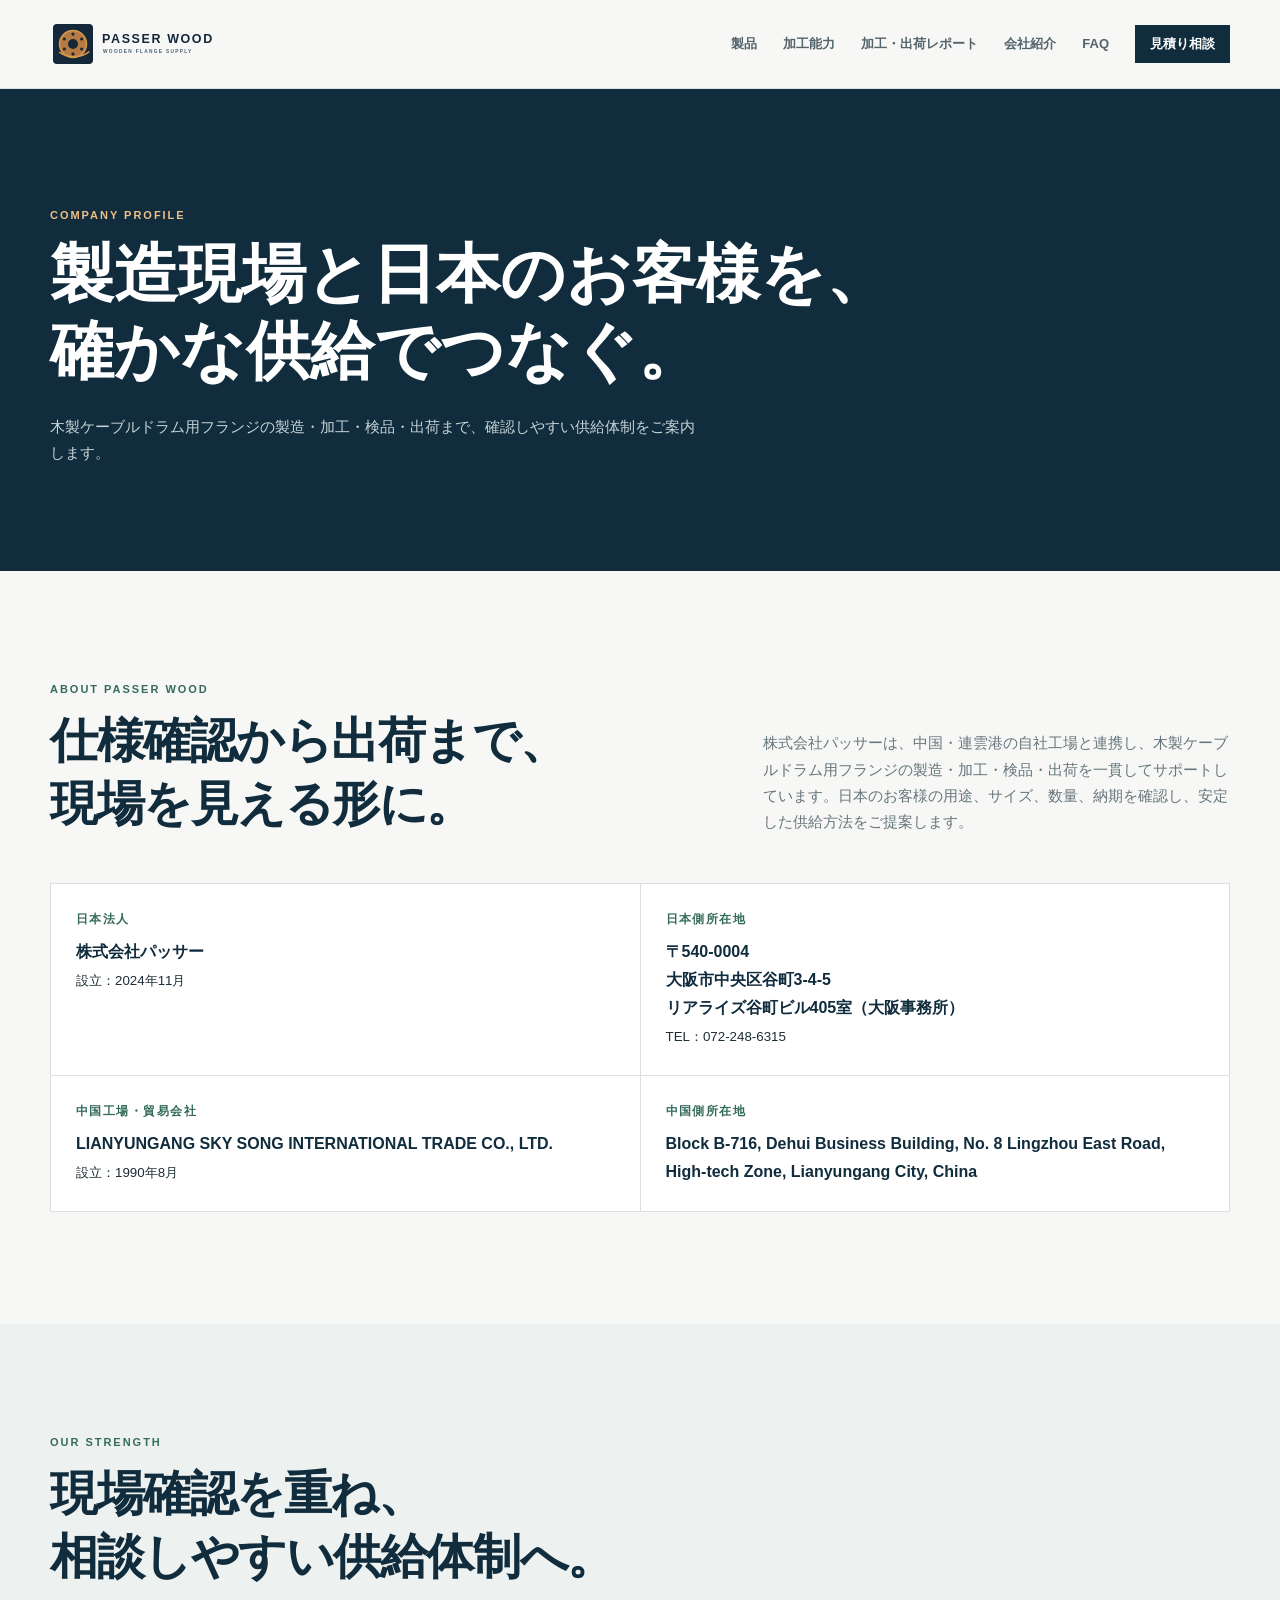
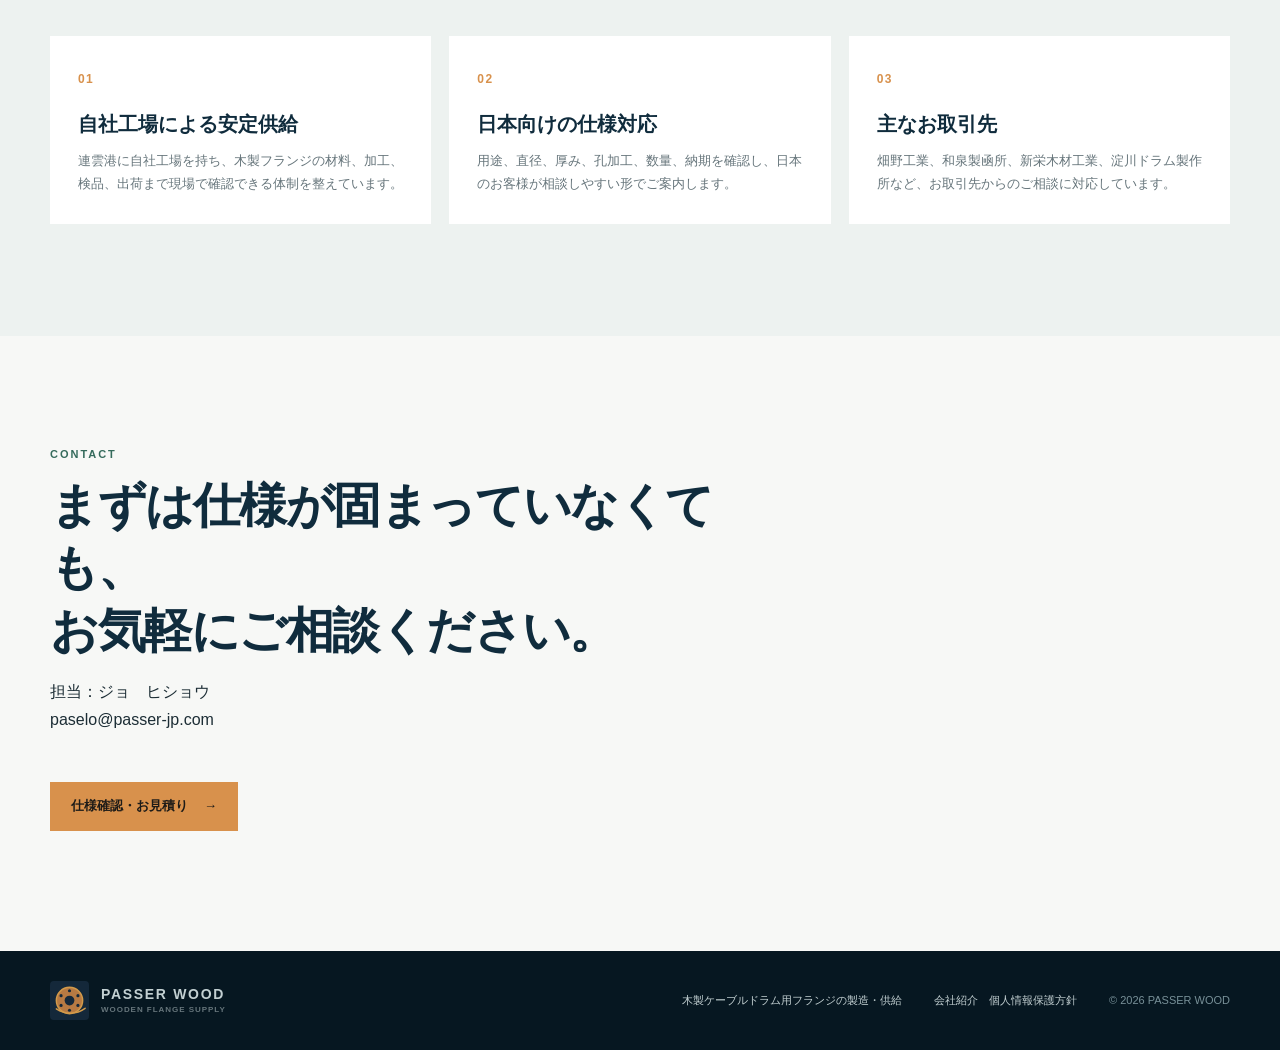
<file: company.html>
<!doctype html>
<html lang="ja">
<head>
  <meta charset="utf-8">
  <meta name="viewport" content="width=device-width, initial-scale=1">
  <title>会社紹介｜PASSER WOOD</title>
  <meta name="description" content="PASSER WOODの会社紹介、製造体制、加工・検品・出荷の対応内容をご案内します。">
  <link rel="canonical" href="https://passerwood.com/company.html">
  <script type="application/ld+json">
  {"@context":"https://schema.org","@type":"BreadcrumbList","itemListElement":[{"@type":"ListItem","position":1,"name":"ホーム","item":"https://passerwood.com/"},{"@type":"ListItem","position":2,"name":"会社紹介","item":"https://passerwood.com/company.html"}]}
  </script>
  <link rel="stylesheet" href="styles.css">
</head>
<body>
  <header class="site-header"><a class="brand" href="index.html#top"><img class="brand-logo" src="logo.svg" alt="PASSER WOOD"></a><nav class="site-nav"><a href="index.html#product">製品</a><a href="index.html#capability">加工能力</a><a href="works.html">加工・出荷レポート</a><a href="company.html" aria-current="page">会社紹介</a><a href="index.html#faq">FAQ</a><a class="nav-cta" href="index.html#contact">見積り相談</a></nav></header>
  <main>
    <section class="page-hero section-navy"><div class="page-width"><p class="kicker light">COMPANY PROFILE</p><h1>製造現場と日本のお客様を、<br>確かな供給でつなぐ。</h1><p>木製ケーブルドラム用フランジの製造・加工・検品・出荷まで、確認しやすい供給体制をご案内します。</p></div></section>
    <section class="section page-width company-intro"><div class="section-intro split-intro"><div><p class="kicker">ABOUT PASSER WOOD</p><h2>仕様確認から出荷まで、<br>現場を見える形に。</h2></div><p>株式会社パッサーは、中国・連雲港の自社工場と連携し、木製ケーブルドラム用フランジの製造・加工・検品・出荷を一貫してサポートしています。日本のお客様の用途、サイズ、数量、納期を確認し、安定した供給方法をご提案します。</p></div><div class="company-grid"><div><h3>日本法人</h3><p>株式会社パッサー</p><small>設立：2024年11月</small></div><div><h3>日本側所在地</h3><p>〒540-0004<br>大阪市中央区谷町3-4-5<br>リアライズ谷町ビル405室（大阪事務所）</p><small>TEL：072-248-6315</small></div><div><h3>中国工場・貿易会社</h3><p>LIANYUNGANG SKY SONG INTERNATIONAL TRADE CO., LTD.</p><small>設立：1990年8月</small></div><div><h3>中国側所在地</h3><p>Block B-716, Dehui Business Building, No. 8 Lingzhou East Road, High-tech Zone, Lianyungang City, China</p></div></div></section>
    <section class="section section-tint"><div class="page-width"><div class="section-intro narrow"><p class="kicker">OUR STRENGTH</p><h2>現場確認を重ね、<br>相談しやすい供給体制へ。</h2></div><div class="company-points"><article><span>01</span><h3>自社工場による安定供給</h3><p>連雲港に自社工場を持ち、木製フランジの材料、加工、検品、出荷まで現場で確認できる体制を整えています。</p></article><article><span>02</span><h3>日本向けの仕様対応</h3><p>用途、直径、厚み、孔加工、数量、納期を確認し、日本のお客様が相談しやすい形でご案内します。</p></article><article><span>03</span><h3>主なお取引先</h3><p>畑野工業、和泉製凾所、新栄木材工業、淀川ドラム製作所など、お取引先からのご相談に対応しています。</p></article></div></div></section>
    <section class="section page-width company-contact"><div class="section-intro narrow"><p class="kicker">CONTACT</p><h2>まずは仕様が固まっていなくても、<br>お気軽にご相談ください。</h2><p>担当：ジョ　ヒショウ<br><a href="mailto:paselo@passer-jp.com">paselo@passer-jp.com</a></p></div><a class="button button-accent" href="index.html#contact">仕様確認・お見積り <span>→</span></a></section>
  </main>
  <footer class="site-footer"><div class="page-width footer-inner"><div class="brand"><img class="footer-logo-mark" src="logo-mark.svg" alt=""><span><b class="brand-name">PASSER WOOD</b><small class="brand-sub">WOODEN FLANGE SUPPLY</small></span></div><p>木製ケーブルドラム用フランジの製造・供給</p><p><a href="company.html">会社紹介</a>　<a href="privacy.html">個人情報保護方針</a></p><p class="copyright">© 2026 PASSER WOOD</p></div></footer>
</body>
</html>
</file>
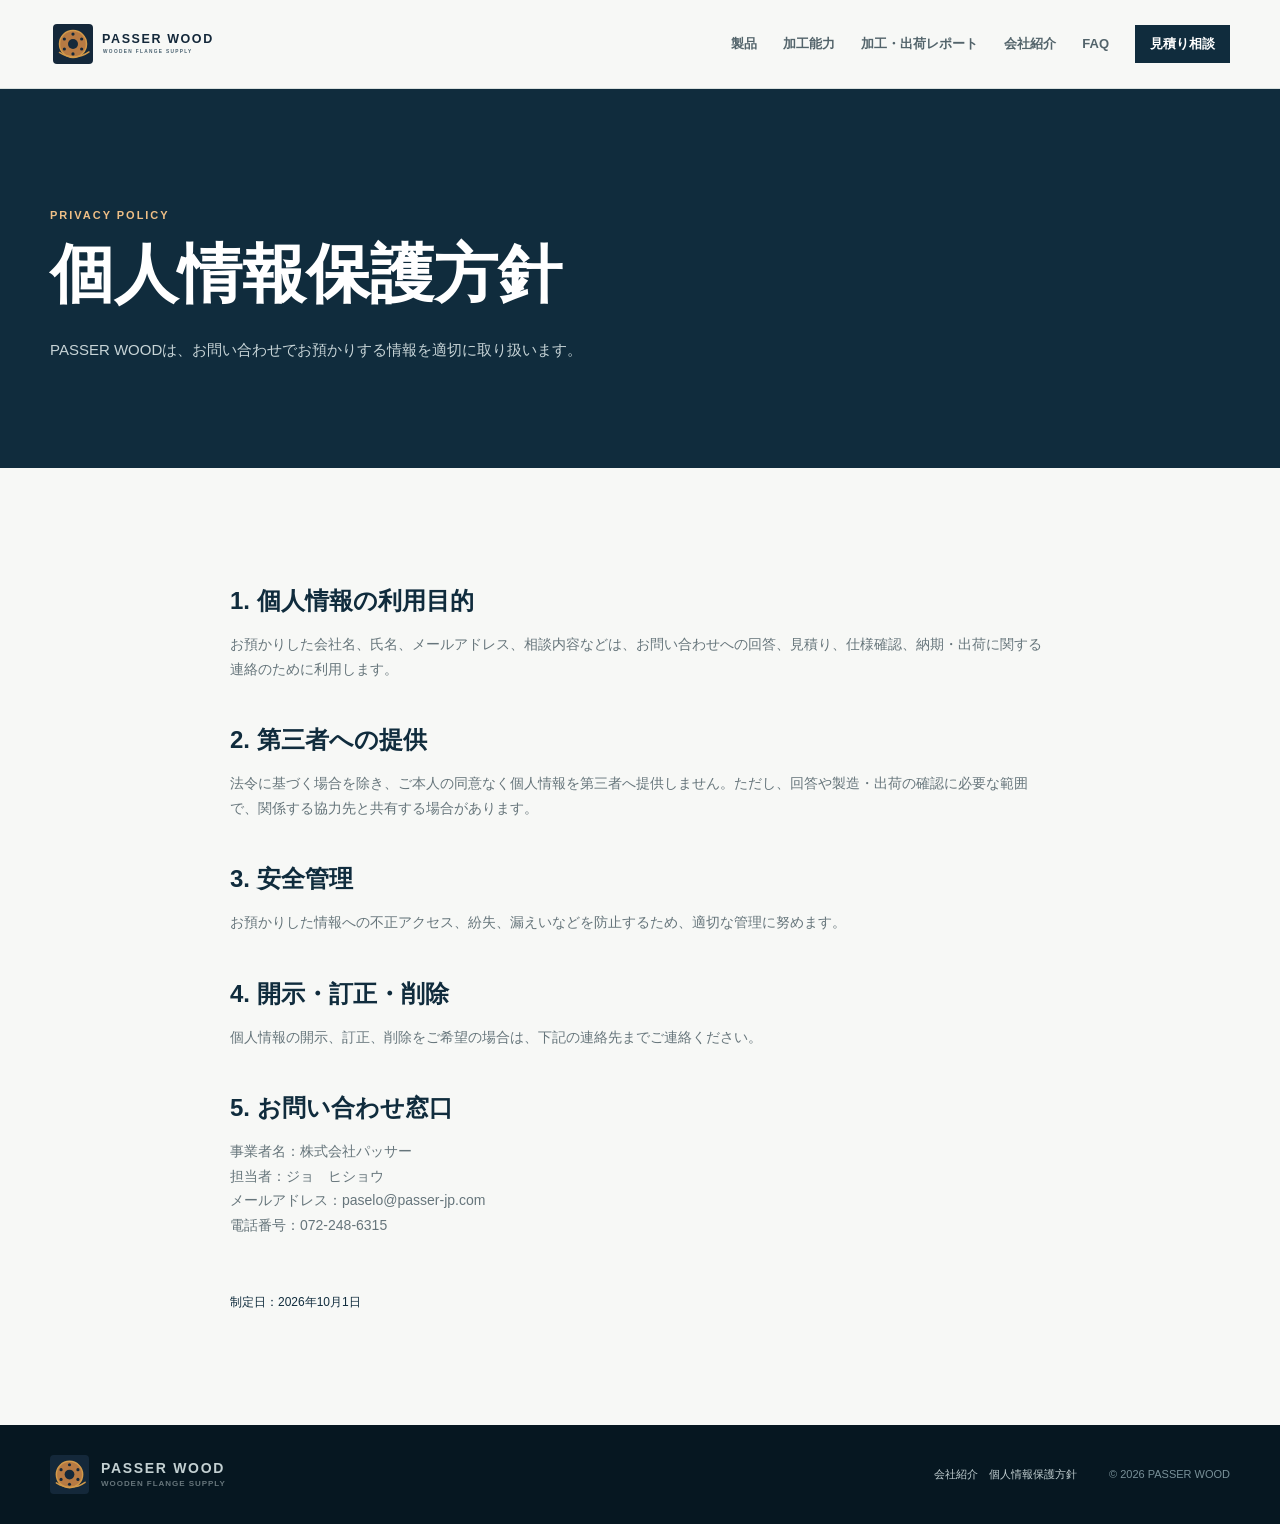
<file: privacy.html>
<!doctype html>
<html lang="ja">
<head>
  <meta charset="utf-8">
  <meta name="viewport" content="width=device-width, initial-scale=1">
  <title>個人情報保護方針｜PASSER WOOD</title>
  <meta name="description" content="PASSER WOODの個人情報保護方針です。">
  <link rel="canonical" href="https://passerwood.com/privacy.html">
  <link rel="stylesheet" href="styles.css">
</head>
<body>
  <header class="site-header"><a class="brand" href="index.html#top"><img class="brand-logo" src="logo.svg" alt="PASSER WOOD"></a><nav class="site-nav"><a href="index.html#product">製品</a><a href="index.html#capability">加工能力</a><a href="works.html">加工・出荷レポート</a><a href="company.html">会社紹介</a><a href="index.html#faq">FAQ</a><a class="nav-cta" href="index.html#contact">見積り相談</a></nav></header>
  <main>
    <section class="page-hero section-navy"><div class="page-width"><p class="kicker light">PRIVACY POLICY</p><h1>個人情報保護方針</h1><p>PASSER WOODは、お問い合わせでお預かりする情報を適切に取り扱います。</p></div></section>
    <section class="section page-width legal-content"><h2>1. 個人情報の利用目的</h2><p>お預かりした会社名、氏名、メールアドレス、相談内容などは、お問い合わせへの回答、見積り、仕様確認、納期・出荷に関する連絡のために利用します。</p><h2>2. 第三者への提供</h2><p>法令に基づく場合を除き、ご本人の同意なく個人情報を第三者へ提供しません。ただし、回答や製造・出荷の確認に必要な範囲で、関係する協力先と共有する場合があります。</p><h2>3. 安全管理</h2><p>お預かりした情報への不正アクセス、紛失、漏えいなどを防止するため、適切な管理に努めます。</p><h2>4. 開示・訂正・削除</h2><p>個人情報の開示、訂正、削除をご希望の場合は、下記の連絡先までご連絡ください。</p><h2>5. お問い合わせ窓口</h2><p>事業者名：株式会社パッサー<br>担当者：ジョ　ヒショウ<br>メールアドレス：paselo@passer-jp.com<br>電話番号：072-248-6315</p><p class="legal-date">制定日：2026年10月1日</p></section>
  </main>
  <footer class="site-footer"><div class="page-width footer-inner"><div class="brand"><img class="footer-logo-mark" src="logo-mark.svg" alt=""><span><b class="brand-name">PASSER WOOD</b><small class="brand-sub">WOODEN FLANGE SUPPLY</small></span></div><p><a href="company.html">会社紹介</a>　<a href="privacy.html">個人情報保護方針</a></p><p class="copyright">© 2026 PASSER WOOD</p></div></footer>
</body>
</html>
</file>
<file: styles.css>
:root{--navy:#102c3d;--deep:#081e2b;--ink:#1c2d35;--muted:#66757b;--paper:#f7f8f6;--white:#fff;--line:#d9e0de;--accent:#d8914c;--green:#356b5c;--shadow:0 20px 60px rgba(16,44,61,.12)}*{box-sizing:border-box}html{scroll-behavior:smooth}body{margin:0;color:var(--ink);background:var(--paper);font-family:"Noto Sans JP","Yu Gothic",Meiryo,sans-serif;line-height:1.75}img,video{display:block;width:100%}img{height:auto}a{color:inherit;text-decoration:none}button,input,textarea{font:inherit}.page-width{width:min(1180px,calc(100% - 48px));margin:0 auto}.skip-link{position:absolute;left:12px;top:-60px;padding:8px 12px;background:var(--accent);z-index:100}.skip-link:focus{top:12px}.site-header{position:sticky;top:0;z-index:20;display:flex;align-items:center;justify-content:space-between;gap:28px;padding:17px max(24px,calc((100vw - 1180px)/2));background:rgba(247,248,246,.94);border-bottom:1px solid var(--line);backdrop-filter:blur(14px)}.brand{display:flex;align-items:center;gap:12px}.brand-mark{display:grid;place-items:center;width:39px;height:39px;background:var(--navy);color:#fff;font:800 13px/1 Arial,sans-serif;letter-spacing:-.05em}.brand-name,.brand-sub{display:block}.brand-name{font:800 14px/1.1 Arial,sans-serif;letter-spacing:.12em}.brand-sub{margin-top:4px;color:var(--muted);font:700 8px/1 Arial,sans-serif;letter-spacing:.12em}.site-nav{display:flex;align-items:center;gap:26px;color:#53646b;font-size:13px;font-weight:700}.site-nav a{transition:color .2s}.site-nav a:hover{color:var(--accent)}.nav-cta{padding:8px 15px;background:var(--navy);color:#fff!important}.menu-toggle{display:none;border:1px solid var(--line);background:transparent;padding:8px 10px;color:var(--navy);font-size:12px}.hero{position:relative;min-height:690px;display:flex;align-items:center;overflow:hidden;color:#fff;background:var(--navy)}.hero-media,.hero-overlay{position:absolute;inset:0;width:100%;height:100%;object-fit:cover}.hero-overlay{background:linear-gradient(90deg,rgba(8,30,43,.94),rgba(8,30,43,.75) 42%,rgba(8,30,43,.22)),linear-gradient(0deg,rgba(8,30,43,.54),transparent 55%)}.hero-inner{position:relative;padding-top:64px;padding-bottom:90px}.kicker{margin:0 0 14px;color:var(--green);font:800 11px/1.2 Arial,sans-serif;letter-spacing:.18em;text-transform:uppercase}.kicker.light{color:#efbf86}.hero h1{max-width:800px;margin:0;font-size:clamp(39px,6vw,73px);line-height:1.15;letter-spacing:.01em}.hero h1 em,h2 em{color:var(--accent);font-style:normal}.hero-lead{max-width:610px;margin:25px 0 0;color:#e6edef;font-size:17px}.hero-actions{display:flex;flex-wrap:wrap;gap:12px;margin-top:33px}.button{display:inline-flex;align-items:center;justify-content:center;gap:16px;min-height:48px;padding:12px 20px;border:1px solid transparent;font-weight:800;font-size:13px;cursor:pointer;transition:transform .2s}.button:hover{transform:translateY(-2px)}.button-accent{background:var(--accent);color:#1d1b18}.button-ghost{border-color:rgba(255,255,255,.5);color:#fff}.hero-facts{display:flex;flex-wrap:wrap;gap:32px;margin:74px 0 0;padding:19px 0 0;border-top:1px solid rgba(255,255,255,.27);max-width:760px}.hero-facts div{min-width:170px}.hero-facts dt{color:#9fb2ba;font-size:11px}.hero-facts dd{margin:4px 0 0;color:#fff;font-size:13px;font-weight:700}.scroll-note{position:absolute;right:25px;bottom:25px;margin:0;color:#b9c8cc;font:700 10px/1 Arial,sans-serif;letter-spacing:.15em;writing-mode:vertical-rl}.section{padding:112px 0}.section-intro{margin-bottom:48px}.section-intro h2{margin:0;color:var(--navy);font-size:clamp(29px,4vw,48px);line-height:1.3;letter-spacing:-.03em}.section-intro.narrow{max-width:700px}.split-intro{display:grid;grid-template-columns:minmax(0,1.15fr) minmax(280px,.85fr);gap:80px;align-items:end}.split-intro>p{margin:0;color:var(--muted);font-size:15px}.problem{background:#fff}.problem-grid{display:grid;grid-template-columns:1fr 1fr;gap:80px}.large-copy{max-width:570px;margin:0;color:var(--navy);font-size:21px;line-height:1.9}.signal-list{margin:0;padding:0;list-style:none;border-top:1px solid var(--line)}.signal-list li{position:relative;padding:15px 0 15px 27px;border-bottom:1px solid var(--line);font-weight:700;font-size:14px}.signal-list li:before{content:"";position:absolute;left:0;top:25px;width:8px;height:2px;background:var(--accent)}.section-tint{background:#edf2f0}.product-layout{display:grid;grid-template-columns:minmax(0,1.15fr) minmax(300px,.85fr);gap:54px;align-items:stretch}.product-visual{margin:0;background:#dde5e0}.product-visual img{aspect-ratio:1.55;object-fit:cover}.product-visual figcaption,.shipping-main figcaption{display:flex;gap:18px;padding:15px 18px;color:var(--navy);font-size:13px;font-weight:700}.product-visual figcaption span,.shipping-main figcaption span{color:var(--green);font:800 10px/1.8 Arial,sans-serif;letter-spacing:.1em}.spec-panel{padding:10px 0}.panel-label,.card-kicker{margin:0 0 13px;color:var(--green);font:800 10px/1 Arial,sans-serif;letter-spacing:.15em}.spec-panel h3{margin:0 0 25px;color:var(--navy);font-size:24px}.spec-list{margin:0;border-top:1px solid #c7d3d0}.spec-list div{display:grid;grid-template-columns:80px 1fr;gap:18px;padding:13px 0;border-bottom:1px solid #c7d3d0;font-size:13px}.spec-list dt{color:var(--muted);font-weight:700}.spec-list dd{margin:0;font-weight:700}.text-link{display:inline-block;margin-top:25px;color:var(--navy);font-size:13px;font-weight:800;border-bottom:1px solid var(--accent);padding-bottom:5px}.text-link span{margin-left:15px;color:var(--accent)}.image-strip{display:grid;grid-template-columns:repeat(4,1fr);gap:14px;margin-top:55px}.image-strip figure{margin:0}.image-strip img{aspect-ratio:1.35;object-fit:cover}.image-strip figcaption{padding-top:9px;color:var(--muted);font-size:11px}.process-grid{display:grid;grid-template-columns:repeat(4,1fr);gap:18px}.process-card{display:flex;flex-direction:column;background:#eef2f0}.process-card.featured{grid-column:span 2;grid-row:span 2;background:var(--navy);color:#fff}.process-image{position:relative;overflow:hidden}.process-image img{aspect-ratio:1.35;object-fit:cover}.featured .process-image img{aspect-ratio:1.7}.process-image span{position:absolute;right:12px;bottom:10px;color:#fff;font:800 25px/1 Arial,sans-serif;text-shadow:0 2px 8px #000}.process-card>div:last-child{padding:20px}.process-card h3{margin:0 0 7px;font-size:18px}.process-card p:last-child{margin:0;color:var(--muted);font-size:13px;line-height:1.7}.featured .card-kicker{color:#efbf86}.featured p:last-child{color:#c6d1d4}.video-feature{display:grid;grid-template-columns:.7fr 1.3fr;gap:40px;align-items:center;margin-top:64px;padding:36px;background:var(--deep);color:#fff}.video-copy{padding-left:10px}.video-copy h3{margin:0 0 14px;font-size:30px;line-height:1.35}.video-copy p:last-child{margin:0;color:#b9c8cc;font-size:14px}.video-feature video{aspect-ratio:16/9;object-fit:cover;background:#000}.section-navy{background:var(--navy);color:#fff}.light-copy h2{color:#fff}.light-copy>p{color:#b7c8cd}.shipping-grid{display:grid;grid-template-columns:1.35fr .65fr;gap:18px}.shipping-grid figure{margin:0;background:#18394a}.shipping-main img{aspect-ratio:1.7;object-fit:cover}.shipping-side{display:grid;gap:18px}.shipping-side img{aspect-ratio:1.4;object-fit:cover}.shipping-grid figcaption{color:#fff}.shipping-side figcaption{padding:10px 14px;font-size:12px}.shipping-video{display:grid;grid-template-columns:.75fr 1.25fr;gap:36px;align-items:center;margin-top:58px;padding-top:35px;border-top:1px solid rgba(255,255,255,.2)}.shipping-video h3{margin:0;font-size:25px}.shipping-video p:last-child{color:#b7c8cd;font-size:14px}.shipping-video video{aspect-ratio:16/9;object-fit:cover}.faq-section{display:grid;grid-template-columns:.75fr 1.25fr;gap:90px}.faq-section .section-intro{margin:0}.faq-list{border-top:1px solid var(--line)}details{border-bottom:1px solid var(--line)}summary{display:flex;justify-content:space-between;gap:18px;padding:19px 0;cursor:pointer;font-weight:800;font-size:14px;list-style:none}summary::-webkit-details-marker{display:none}summary span{color:var(--accent);font-size:20px;font-weight:400;line-height:1}details p{margin:0;padding:0 35px 22px 0;color:var(--muted);font-size:13px}.contact-section{padding:105px 0;background:var(--deep);color:#fff}.contact-layout{display:grid;grid-template-columns:.8fr 1.2fr;gap:100px;align-items:start}.contact-layout h2{margin:0;font-size:clamp(30px,4vw,51px);line-height:1.3}.contact-layout>div>p:not(.kicker){color:#b9c8cc;font-size:14px}.inquiry-form{padding:34px;background:#fff;color:var(--ink)}.form-heading{display:flex;align-items:center;gap:15px;margin-bottom:22px;padding-bottom:17px;border-bottom:1px solid var(--line)}.form-heading span{color:var(--accent);font:800 12px/1 Arial,sans-serif}.form-heading h3{margin:0;color:var(--navy);font-size:21px}.inquiry-form label{display:block;margin-top:15px;color:var(--navy);font-size:12px;font-weight:800}.inquiry-form input,.inquiry-form textarea{display:block;width:100%;margin-top:6px;padding:10px 11px;border:1px solid #cbd5d3;background:#fbfcfb;color:var(--ink);font-size:13px;border-radius:0;outline:none}.inquiry-form input:focus,.inquiry-form textarea:focus{border-color:var(--accent);box-shadow:0 0 0 2px #f1dfca}.form-row{display:grid;grid-template-columns:1fr 1fr;gap:14px}.form-submit{width:100%;margin-top:22px;border:0}.form-footnote{margin:12px 0 0;color:var(--muted);font-size:10px;line-height:1.6}.hidden-field{position:absolute;left:-9999px}.site-footer{background:#061721;color:#c3d0d2}.footer-inner{display:flex;align-items:center;gap:32px;padding:30px 0}.footer-inner p{margin:0;font-size:11px}.footer-inner .brand{margin-right:auto}.copyright{color:#789098}.mobile-cta{display:none}@media(max-width:820px){.page-width{width:min(100% - 36px,620px)}.site-header{padding:13px 18px}.menu-toggle{display:block}.site-nav{display:none;position:absolute;top:100%;left:0;right:0;padding:12px 18px 18px;background:var(--paper);border-bottom:1px solid var(--line);box-shadow:var(--shadow)}.site-nav.is-open{display:flex;flex-direction:column;align-items:stretch;gap:0}.site-nav a{padding:11px 0;border-bottom:1px solid var(--line)}.site-nav .nav-cta{margin-top:10px;padding:11px 14px;text-align:center;border:0}.hero{min-height:700px}.hero-inner{padding-top:50px;padding-bottom:110px}.hero h1{font-size:clamp(38px,11vw,58px)}.hero-lead{font-size:15px}.hero-facts{gap:14px;margin-top:55px}.hero-facts div{min-width:135px}.scroll-note{display:none}.section{padding:76px 0}.split-intro,.problem-grid,.product-layout,.faq-section,.contact-layout,.shipping-video{grid-template-columns:1fr;gap:30px}.section-intro{margin-bottom:32px}.section-intro h2{font-size:32px}.large-copy{font-size:18px}.image-strip{grid-template-columns:1fr 1fr;margin-top:35px}.process-grid{grid-template-columns:1fr 1fr}.process-card.featured{grid-column:span 2;grid-row:auto}.featured .process-image img{aspect-ratio:1.35}.video-feature{grid-template-columns:1fr;gap:25px;margin-top:40px;padding:25px}.video-copy{padding-left:0}.video-copy h3{font-size:27px}.shipping-grid{grid-template-columns:1fr}.shipping-side{grid-template-columns:1fr 1fr}.shipping-main img{aspect-ratio:1.35}.contact-section{padding:76px 0}.contact-layout{gap:44px}.form-row{grid-template-columns:1fr}.inquiry-form{padding:24px 18px}.footer-inner{flex-wrap:wrap;gap:15px}.footer-inner p{width:100%}.copyright{width:auto!important}.mobile-cta{position:fixed;display:flex;align-items:center;justify-content:center;gap:15px;z-index:15;left:12px;right:12px;bottom:12px;padding:13px;background:var(--accent);color:#221b14;box-shadow:0 8px 25px rgba(0,0,0,.22);font-size:13px;font-weight:800}.site-footer{padding-bottom:60px}}@media(prefers-reduced-motion:reduce){html{scroll-behavior:auto}.button{transition:none}}
/* Product image replacement: show the complete flange instead of cropping it. */
.product-visual img{object-fit:contain;background:#dfe7e2;padding:10px}
.page-hero{padding:120px 0 105px;color:#fff}.page-hero h1{margin:0;font-size:clamp(36px,5vw,64px);line-height:1.2}.page-hero p:last-child{max-width:650px;margin:24px 0 0;color:#c7d4d7;font-size:15px}.company-grid{display:grid;grid-template-columns:repeat(2,1fr);gap:1px;background:var(--line);border:1px solid var(--line)}.company-grid>div{padding:25px;background:#fff}.company-grid h3{margin:0 0 8px;color:var(--green);font-size:12px;letter-spacing:.12em}.company-grid p{margin:0;color:var(--navy);font-weight:700}.company-points{display:grid;grid-template-columns:repeat(3,1fr);gap:18px}.company-points article{padding:28px;background:#fff}.company-points span{color:var(--accent);font:800 12px/1 Arial,sans-serif;letter-spacing:.12em}.company-points h3{margin:15px 0 8px;color:var(--navy);font-size:20px}.company-points p{margin:0;color:var(--muted);font-size:13px}.company-contact{padding-bottom:120px}.legal-content{max-width:820px}.legal-content h2{margin:38px 0 10px;color:var(--navy);font-size:24px}.legal-content h2:first-child{margin-top:0}.legal-content p{margin:0;color:var(--muted);font-size:14px}.legal-date{margin-top:55px!important;color:var(--navy)!important;font-size:12px!important}@media(max-width:820px){.page-hero{padding:82px 0 70px}.company-grid,.company-points{grid-template-columns:1fr}.company-contact{padding-bottom:76px}}
.brand-logo{display:block;width:210px;height:54px;object-fit:contain;object-position:center;border:0}.footer-logo-mark{display:block;width:39px;height:39px;flex:0 0 auto}@media(max-width:820px){.brand-logo{width:178px;height:48px}}
</file>
